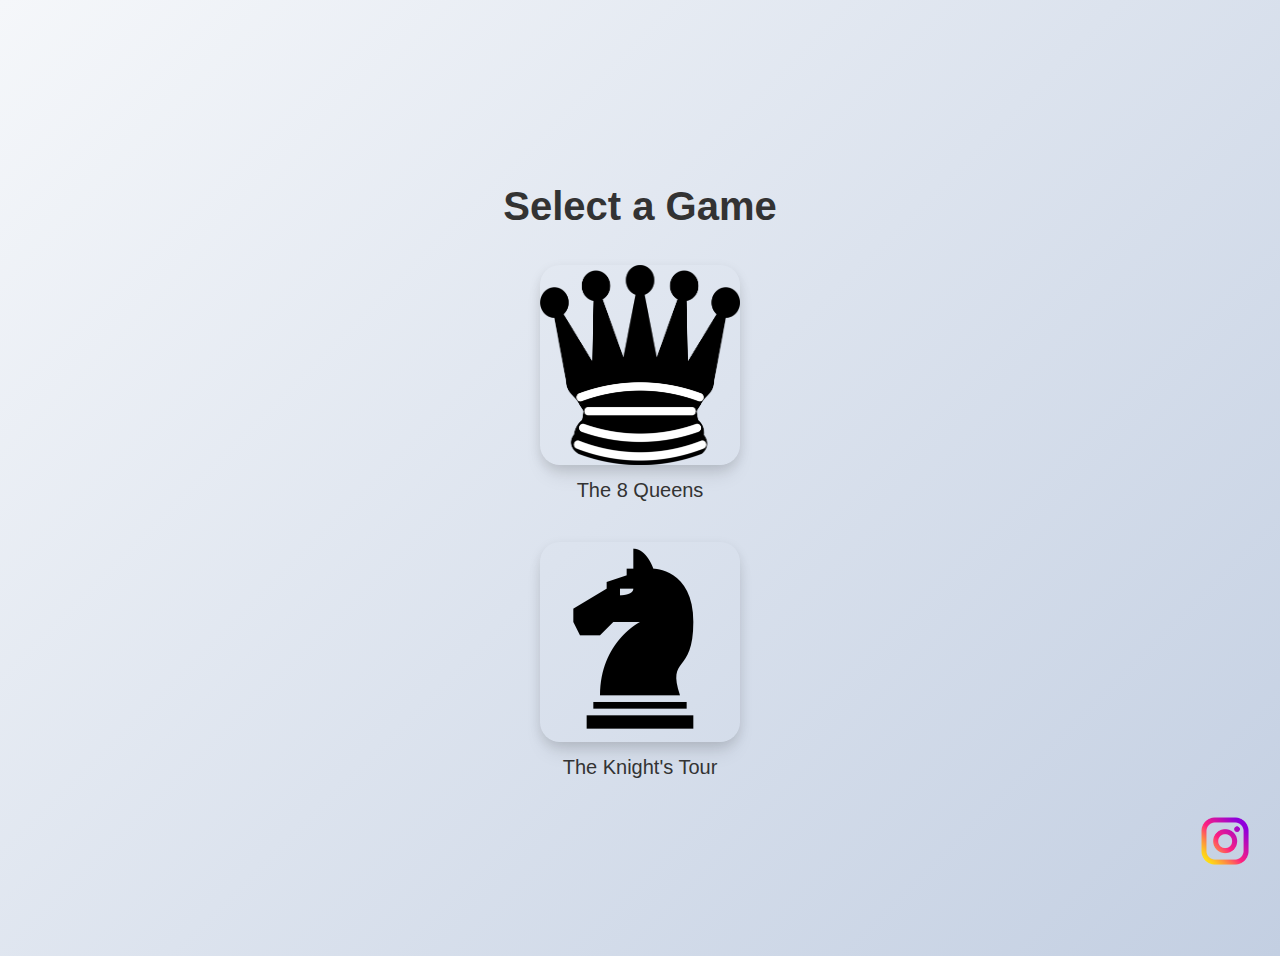
<file: index.html>
<!DOCTYPE html>
<html lang="en">
<head>
  <meta charset="UTF-8">
  <meta name="viewport" content="width=device-width, initial-scale=1.0">
  <title>KHOLO</title>
  <link rel="stylesheet" href="./style.css">
  <link rel="shortcut icon" href="/favicon.ico" type="image/x-icon">
  <link rel="icon" href="/favicon.ico" type="image/x-icon">
  <meta property="og:image" content="knight2.png" />
</head>
<body>
  <h1>Select a Game</h1>
  <div class="game-links">
    <a href="queenindex.html" class="game-link">
      <img src="queen2.png" alt="The 8 Queens" class="game-image">
      <p class="game-name">The 8 Queens</p>
    </a>
    <a href="knightindex.html" class="game-link">
      <img src="knight2.png" alt="The Knight's Tour" class="game-image">
      <p class="game-name">The Knight's Tour</p>
    </a>
  </div>
  <a href="https://www.instagram.com/siddhartha._.tomar/" target="_blank" id="instagram-link">
    <img src="instagram.png" title="Instagram icon" alt="Instagram" id="instagram-logo">
  </a>
</body>
</html>
</file>
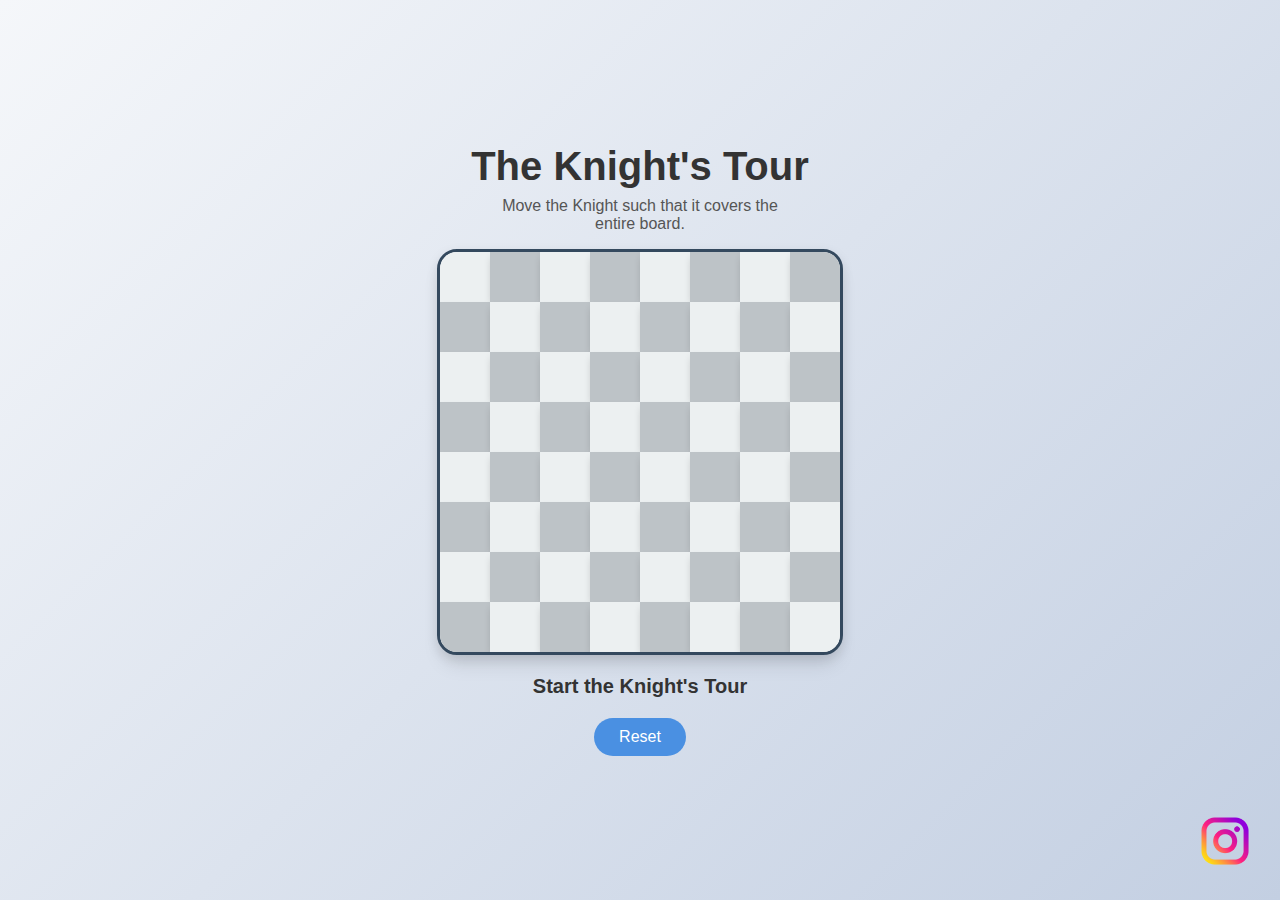
<file: knightindex.html>
<!DOCTYPE html>
<html lang="en" >
<head>
  <meta charset="UTF-8">
  <title>Knights</title>
  <link rel="stylesheet" href="./knightstyle.css">

</head>
<body>
<!-- partial:index.partial.html -->
<!DOCTYPE html>
<html lang="en">
<head>
  <meta charset="UTF-8">
  <meta name="viewport" content="width=device-width, initial-scale=1.0">
  <title>The Knight's Tour</title>
  <link rel="stylesheet" href="knightstyle.css">
</head>
<body>
  <h1>The Knight's Tour</h1>
  <p>Move the Knight such that it covers the entire board.</p>
  <div id="board"></div>
  <div id="message">Start the Knight's Tour</div>
  <button id="reset">Reset</button>
  <a href="https://www.instagram.com/siddhartha._.tomar/" target="_blank" id="instagram-link">
    <img src="instagram.png" title="Instagram icon" alt="Instagram" id="instagram-logo">
  </a>
  <script src="knightscript.js"></script>
</body>
</html>
<!-- partial -->
  <script  src="./knightscript.js"></script>

</body>
</html>
</file>
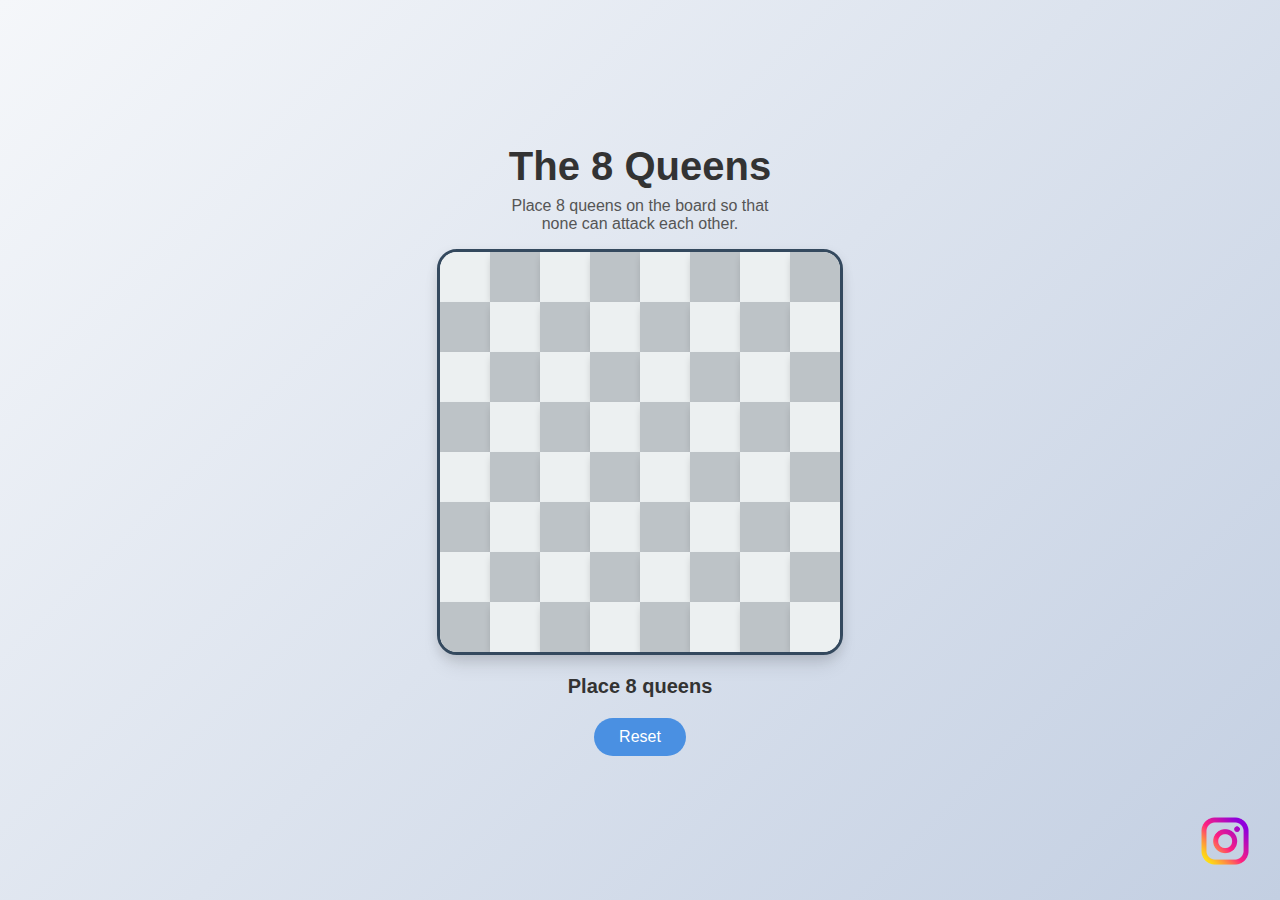
<file: queenindex.html>
<!DOCTYPE html>
<html lang="en" >
<head>
  <meta charset="UTF-8">
  <title>Queens</title>
  <link rel="stylesheet" href="./queenstyle.css">

</head>
<body>
<!-- partial:index.partial.html -->
<!DOCTYPE html>
<html lang="en">
<head>
  <meta charset="UTF-8">
  <meta name="viewport" content="width=device-width, initial-scale=1.0">
  <title>The 8 queens</title>
  <link rel="stylesheet" href="queenstyle.css">
</head>
<body>
  <h1>The 8 Queens</h1>
  <p>Place 8 queens on the board so that none can attack each other.</p>
  <div id="board"></div>
  <div id="message">Place 8 queens</div>
  <button id="reset">Reset</button>
  <a href="https://www.instagram.com/siddhartha._.tomar/" target="_blank" id="instagram-link">
    <img src="instagram.png" title="instagram icons" alt="Instagram" id="instagram-logo">
  </a>
  <script src="queenscript.js"></script>
</body>
</html>
<!-- partial -->
  <script  src="./queenscript.js"></script>

</body>
</html>
</file>
<file: style.css>
body {
  --bg-gradient-start: #f5f7fa;
  --bg-gradient-end: #c3cfe2;
  --text-color: #333;
  --accent-color: #4a90e2;
  --accent-color-hover: #3a78c2;
  font-family: 'Roboto', sans-serif;
  background: linear-gradient(135deg, var(--bg-gradient-start), var(--bg-gradient-end));
  color: var(--text-color);
  display: flex;
  flex-direction: column;
  align-items: center;
  justify-content: center;
  min-height: 100vh;
  padding: 20px;
}

h1 {
  font-size: 2.5rem;
  margin-bottom: 1rem;
  text-align: center;
}

.game-links {
  display: flex;
  flex-direction: column;
  align-items: center;
  gap: 20px;
  margin-top: 20px;
}

.game-link {
  text-align: center;
  text-decoration: none;
  color: inherit;
}

.game-image {
  width: 200px;
  height: 200px;
  border-radius: 20px;
  box-shadow: 0 4px 12px rgba(0, 0, 0, 0.1), 0 14px 20px -5px rgba(0, 0, 0, 0.1);
  transition: transform 0.2s ease, box-shadow 0.2s ease;
}

.game-image:hover {
  transform: scale(1.05);
  box-shadow: 0px 4px 8px -2px rgba(0, 0, 0, 0.2);
}

.game-name {
  font-size: 1.25rem;
  margin-top: 10px;
  color: var(--text-color);
}

#instagram-link {
  position: fixed;
  bottom: 20px;
  right: 20px;
  z-index: 10;
}

#instagram-logo {
  width: 70px;
  height: 70px;
  transition: transform 0.2s ease;
}

#instagram-logo:hover {
  transform: scale(1.1);
}
</file>
<file: knightstyle.css>
* {
  margin: 0;
  padding: 0;
  box-sizing: border-box;
}

body {
  --bg-gradient-start: #f5f7fa;
  --bg-gradient-end: #c3cfe2;
  --text-color: #333;
  --accent-color: #4a90e2;
  --accent-color-hover: #3a78c2;
  --knight-color: #e74c3c;
  --light-square: #ecf0f1;
  --dark-square: #bdc3c7;
  --board-border: #34495e;
  --size: 50px;
  font-family: 'Roboto', sans-serif;
  background: linear-gradient(135deg, var(--bg-gradient-start), var(--bg-gradient-end));
  color: var(--text-color);
  display: flex;
  flex-direction: column;
  align-items: center;
  justify-content: center;
  min-height: 100vh;
  padding: 20px;
}

@media (max-width: 500px) {
  body {
    --size: 10vw;
  }
}

h1 {
  font-size: 2.5rem;
  margin-bottom: 0.5rem;
  text-align: center;
}

p {
  font-size: 1rem;
  color: #555;
  margin-bottom: 1rem;
  width: 280px;
  max-width: 90%;
  text-align: center;
}

#board {
  display: grid;
  grid-template-columns: repeat(8, var(--size));
  grid-template-rows: repeat(8, var(--size));
  gap: 0;
  border: 3px solid var(--board-border);
  border-radius: 20px;
  box-shadow: 0 4px 12px rgba(0, 0, 0, 0.1), 0 14px 20px -5px rgba(0, 0, 0, 0.1);
  background: #fff;
  overflow: hidden;
}

.square {
  width: var(--size);
  height: var(--size);
  display: flex;
  align-items: center;
  justify-content: center;
  font-size: 2rem;
  cursor: pointer;
  transition: transform 0.2s ease, box-shadow 0.2s ease;
  position: relative;
  z-index: 1;
  user-select: none;
}

.square:hover {
  z-index: 2;
  transform: scale(1.05);
  box-shadow: 0px 4px 8px -2px rgba(0, 0, 0, 0.2);
}

.light {
  background-color: var(--light-square);
  box-shadow: 0px 4px 8px -2px rgba(0, 0, 0, 0.2);
}

.dark {
  background-color: var(--dark-square);
  box-shadow: 0px 4px 8px -2px rgba(0, 0, 0, 0.2);
}

.dark:hover {
  box-shadow: 0px 4px 8px -2px rgba(0, 0, 0, 0.4);
}

#message {
  margin-top: 20px;
  font-size: 1.25rem;
  font-weight: bold;
}

button {
  margin-top: 20px;
  padding: 10px 25px;
  font-size: 1rem;
  background-color: var(--accent-color);
  border: none;
  border-radius: 20px;
  color: #fff;
  cursor: pointer;
  transition: background-color 0.2s ease, transform 0.2s ease;
}

button:hover {
  background-color: var(--accent-color-hover);
  transform: scale(1.02);
}

#instagram-link {
  position: fixed;
  bottom: 20px;
  right: 20px;
  z-index: 10;
}

#instagram-logo {
  width: 70px;
  height: 70px;
  transition: transform 0.2s ease;
}

#instagram-logo:hover {
  transform: scale(1.1);
}
</file>
<file: queenstyle.css>
* {
  margin: 0;
  padding: 0;
  box-sizing: border-box;
}

body {
  --bg-gradient-start: #f5f7fa;
  --bg-gradient-end: #c3cfe2;
  --text-color: #333;
  --accent-color: #4a90e2;
  --accent-color-hover: #3a78c2;
  --queen-color: #e74c3c;
  --light-square: #ecf0f1;
  --dark-square: #bdc3c7;
  --board-border: #34495e;
  --size: 50px;
  font-family: 'Roboto', sans-serif;
  background: linear-gradient(135deg, var(--bg-gradient-start), var(--bg-gradient-end));
  color: var(--text-color);
  display: flex;
  flex-direction: column;
  align-items: center;
  justify-content: center;
  min-height: 100vh;
  padding: 20px;
}

@media (max-width: 500px) {
  body {
    --size: 10vw;
  }
}

h1 {
  font-size: 2.5rem;
  margin-bottom: 0.5rem;
  text-align: center;
}

p {
  font-size: 1rem;
  color: #555;
  margin-bottom: 1rem;
  width: 280px;
  max-width: 90%;
  text-align: center;
}

#board {
  display: grid;
  grid-template-columns: repeat(8, var(--size));
  grid-template-rows: repeat(8, var(--size));
  gap: 0;
  border: 3px solid var(--board-border);
  border-radius: 20px;
  box-shadow: 0 4px 12px rgba(0, 0, 0, 0.1), 0 14px 20px -5px rgba(0, 0, 0, 0.1);
  background: #fff;
  overflow: hidden;
}

.square {
  width: var(--size);
  height: var(--size);
  display: flex;
  align-items: center;
  justify-content: center;
  font-size: 2rem;
  cursor: pointer;
  transition: transform 0.2s ease, box-shadow 0.2s ease;
  position: relative;
  z-index: 1;
  user-select: none;
}

.square:hover {
  z-index: 2;
  transform: scale(1.05);
  box-shadow: 0px 4px 8px -2px rgba(0, 0, 0, 0.2);
}

.light {
  background-color: var(--light-square);
  box-shadow: 0px 4px 8px -2px rgba(0, 0, 0, 0.2);
}

.dark {
  background-color: var(--dark-square);
  box-shadow: 0px 4px 8px -2px rgba(0, 0, 0, 0.2);
}

.dark:hover {
  box-shadow: 0px 4px 8px -2px rgba(0, 0, 0, 0.4);
}

#message {
  margin-top: 20px;
  font-size: 1.25rem;
  font-weight: bold;
}

button {
  margin-top: 20px;
  padding: 10px 25px;
  font-size: 1rem;
  background-color: var(--accent-color);
  border: none;
  border-radius: 20px;
  color: #fff;
  cursor: pointer;
  transition: background-color 0.2s ease, transform 0.2s ease;
}

button:hover {
  background-color: var(--accent-color-hover);
  transform: scale(1.02);
}

#instagram-link {
  position: fixed;
  bottom: 20px;
  right: 20px;
  z-index: 10;
}

#instagram-logo {
  width: 70px;
  height: 70px;
  transition: transform 0.2s ease;
}

#instagram-logo:hover {
  transform: scale(1.1);
}
</file>
